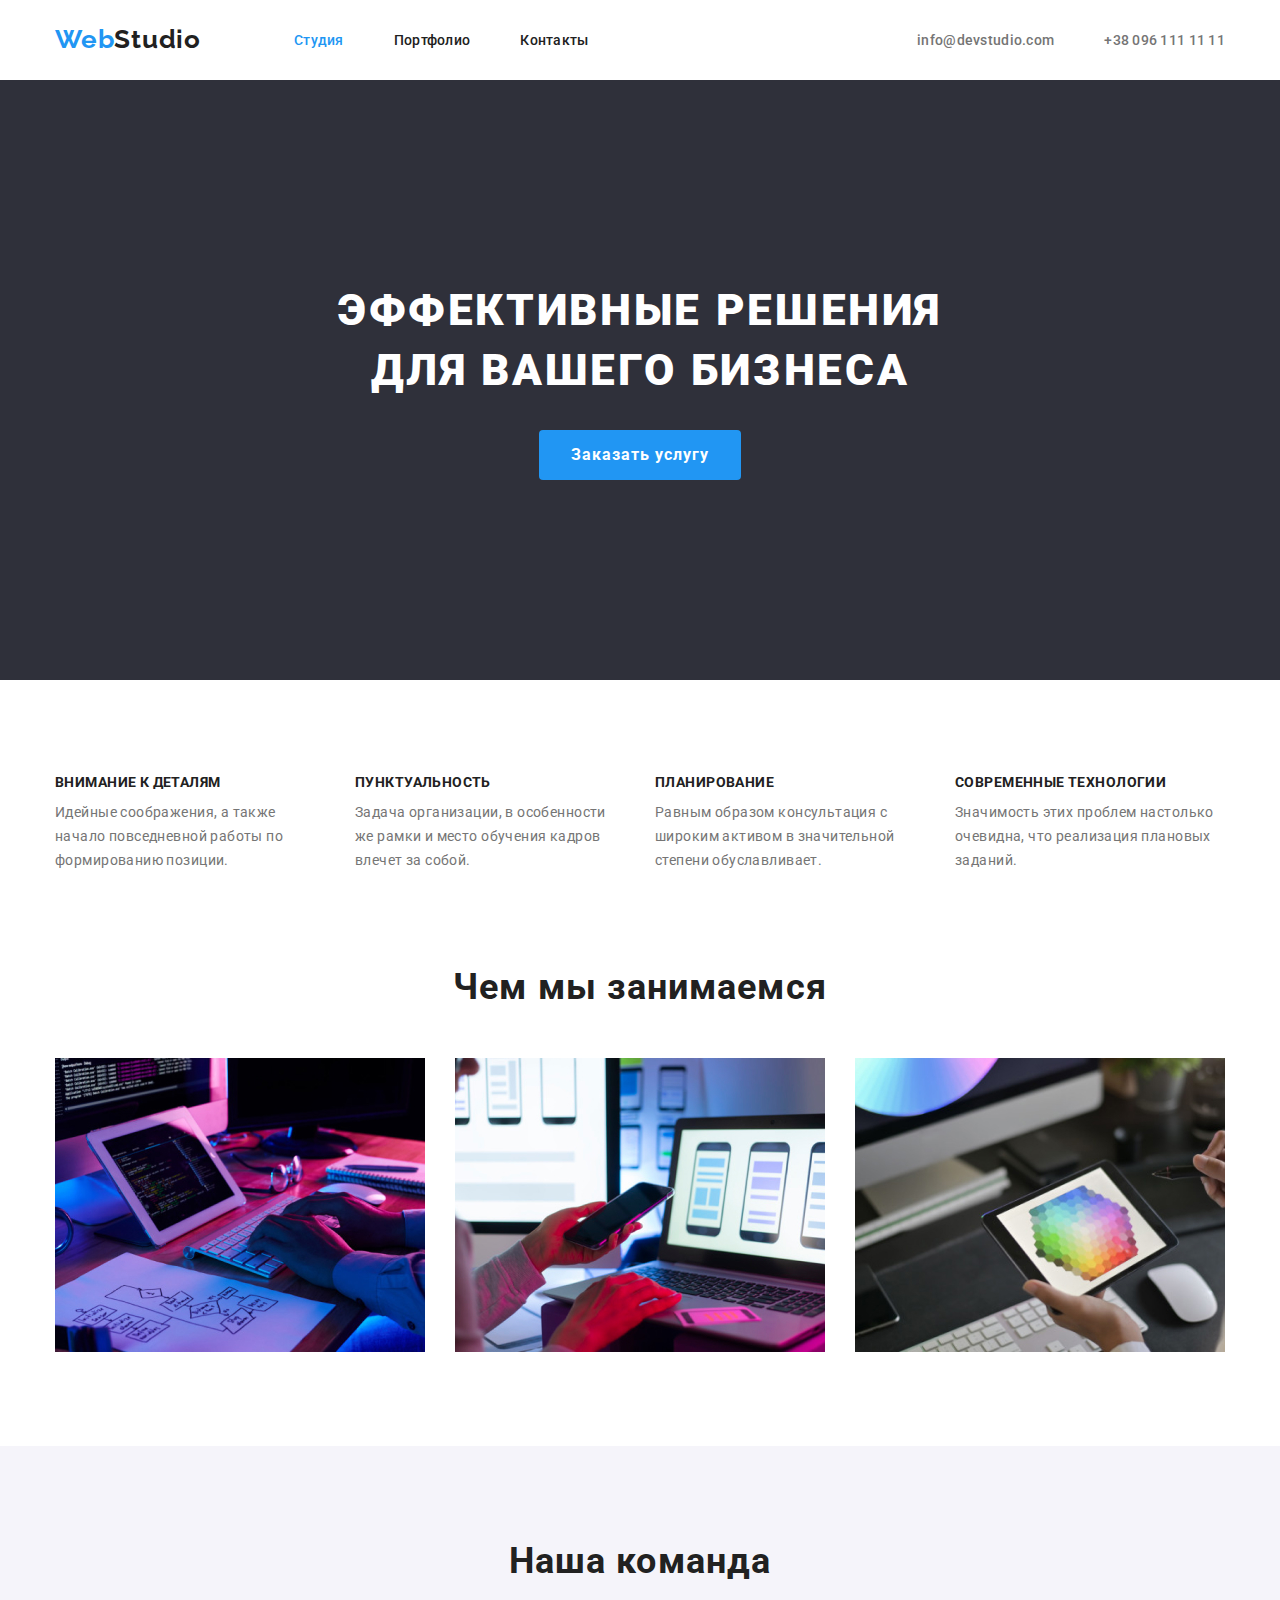
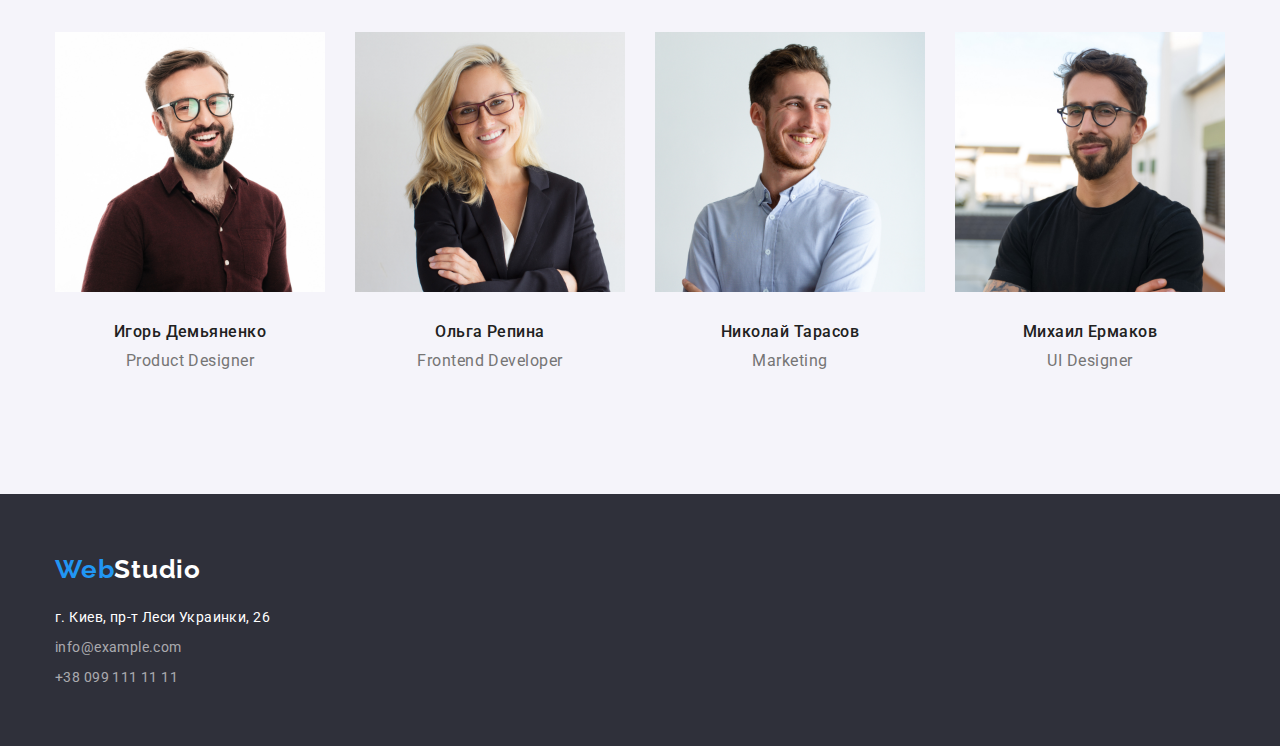
<file: index.html>
<!DOCTYPE html>
<html lang="ru">
  <head>
    <meta charset="UTF-8" />
    <meta name="viewport" content="width=device-width, initial-scale=1.0" />
    <link
      href="https://fonts.googleapis.com/css2?family=Oleo+Script&family=Raleway:wght@700&family=Roboto:wght@400;500;700;900&display=swap"
      rel="stylesheet">
    <link rel="stylesheet" href="./css/normalize.css">
    <link rel="stylesheet" href="./css/styles.css">
    <title>Web Studio</title>
  </head>
  <body>
    <header class="header">
      <div class="container flex-box">
        <nav class="navigation flex-box">
          <a href="./index.html" class="logo-link link">Web<span class="logo-span">Studio</span></a>
          <ul class="nav-list list flex-box">
            <li class="nav-item"><a href="./index.html" class="nav-link active link">Студия</a></li>
            <li class="nav-item"><a href="./portfolio.html" class="nav-link link">Портфолио</a></li>
            <li class="nav-item"><a href="#" class="nav-link link">Контакты</a></li>
          </ul>
        </nav>
        <address class="address">
          <a href="mailto:info@devstudio.com" class="address-link mail link">info@devstudio.com</a>
          <a href="tel:+380961111111" class="address-link phone link">+38 096 111 11 11</a>
        </address>
      </div>
    </header>
    <main class="main">
      <section class="hero">
        <div class="container">
          <h1 class="hero-title">Эффективные решения для вашего бизнеса</h1>
          <a href="#" class="button hero-button link">Заказать услугу</a>
        </div> 
      </section>
      <section class="section our-features">
        <div class="container">
          <!-- Скрытый заголовок для индексатора, будет спрятан с помощью css -->
        <h2 class="title hidden-title">Наши особености</h2>
        <ul class="content-list list flex-box">
          <li class="list-item">
            <h3 class="subtitle">Внимание к деталям</h3>
            <p class="text">
              Идейные соображения, а также начало повседневной работы по
              формированию позиции.
            </p>
          </li>
          <li class="list-item">
            <h3 class="subtitle">Пунктуальность</h3>
            <p class="text">
              Задача организации, в особенности же рамки и место обучения кадров
              влечет за собой.
            </p>
          </li>
          <li class="list-item">
            <h3 class="subtitle">Планирование</h3>
            <p class="text">
              Равным образом консультация с широким активом в значительной
              степени обуславливает.
            </p>
          </li>
          <li class="list-item">
            <h3 class="subtitle">Современные технологии</h3>
            <p class="text"> 
              Значимость этих проблем настолько очевидна, что реализация
              плановых заданий.
            </p>
          </li>
        </ul>
        </div>
      </section>
      <section class="section we-do">
        <div class="container">
          <h4 class="title">Чем мы занимаемся</h4>
        <ul class="content-list list flex-box">
          <li class="list-item">
            <img
              src="./images/box1.jpg"
              alt="Человек печатает"
              width="370"
              height="294"
              class="img"
            />
          </li>
          <li class="list-item">
            <img
              src="./images/box2.jpg"
              alt="Человек держит в руках телефон"
              width="370"
              height="294"
              class="img"
            />
          </li>
          <li class="list-item">
            <img
              src="./images/box3.jpg"
              alt="Человек держит в руках планшет"
              width="370"
              height="294"
              class="img"
            />
          </li>
        </ul>
        </div>
      </section>
      <section class="section team">
        <div class="container">
          <h5 class="title">Наша команда</h5>
        <ul class="content-list list flex-box">
          <li class="list-item"> 
            <figure class="content-box">
              <img
                src="./images/product-disigner.jpg"
                alt="Мужчина в очках и с бородой"
                width="270"
                height="260"
                class="img"
              />
              <p class="subtitle">Игорь Демьяненко</p>
              <figcaption class="desc">Product Designer</figcaption>
            </figure>
          </li>
          <li class="list-item">
            <figure class="content-box">
              <img
                src="./images/frontend-developer.jpg"
                alt="Светловолосая женщина в очках"
                width="270"
                height="260"
                class="img"
              />
              <p class="subtitle">Ольга Репина</p>
              <figcaption class="desc">Frontend Developer</figcaption>
            </figure>
          </li>
          <li class="list-item">
            <figure class="content-box">
              <img
                src="./images/marketing.jpg"
                alt="Мужчина без очков"
                width="270"
                height="260"
                class="img"
              />
              <p class="subtitle">Николай Тарасов</p>
              <figcaption class="desc">Marketing</figcaption>
            </figure>
          </li>
          <li class="list-item">
            <figure class="content-box">
              <img
                src="./images/ui-designer.jpg"
                alt="Ещё один мужчина в очках"
                width="270"
                height="260"
                class="img"
              />
              <p class="subtitle">Михаил Ермаков</p>
              <figcaption class="desc">UI Designer</figcaption>
            </figure>
          </li>
        </ul>
        </div>
      </section>
    </main>
    <footer class="footer">
      <div class="container">
        <a href="./index.html" class="logo-link link">Web<span class="logo-span">Studio</span></a>
      <address class="address">
        <ul class="address-links list">
          <li class="address-list-item">
            <a href="https://www.google.com.ua/maps/place/%D0%B1%D1%83%D0%BB.+%D0%9B%D0%B5%D1%81%D0%B8+%D0%A3%D0%BA%D1%80%D0%B0%D0%B8%D0%BD%D0%BA%D0%B8,+26,+%D0%9A%D0%B8%D0%B5%D0%B2,+02000/@50.4253025,30.5332374,15.44z/data=!4m13!1m7!3m6!1s0x40d4cf0e033ecbe9:0x57a4dffefec77da0!2z0LHRg9C7LiDQm9C10YHQuCDQo9C60YDQsNC40L3QutC4LCAyNiwg0JrQuNC10LIsIDAyMDAw!3b1!8m2!3d50.4265807!4d30.5383858!3m4!1s0x40d4cf0e033ecbe9:0x57a4dffefec77da0!8m2!3d50.4265807!4d30.5383858?hl=ru"
              target="_blank" class="address-link location link">г. Киев, пр-т Леси Украинки, 26</a>
          </li>
          <li class="address-list-item"><a href="mailto:info@example.com" class="address-link mail link">info@example.com</a></li>
          <li class="address-list-item"><a href="tel:+380991111111" class="address-link phone link">+38 099 111 11 11</a></li>
        </ul>
      </address>
      </div>
    </footer>
  </body>
</html>
</file>
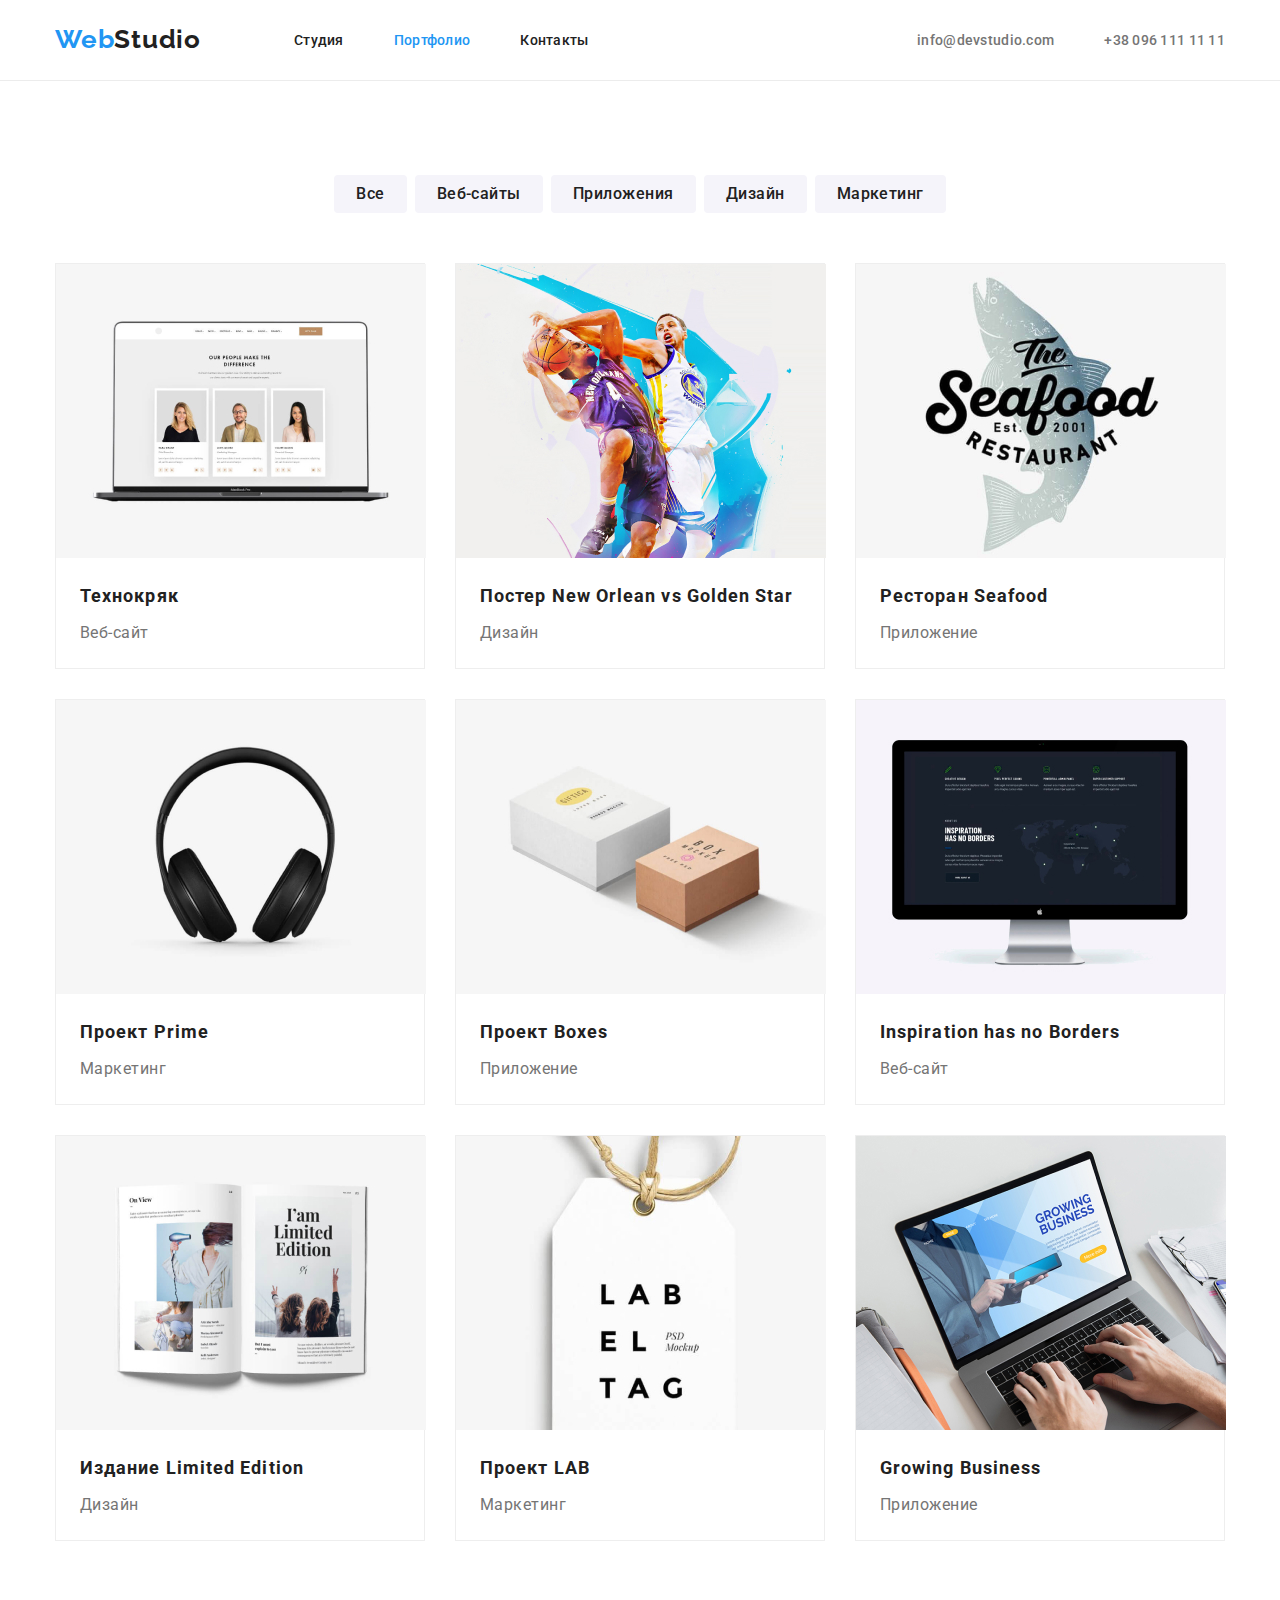
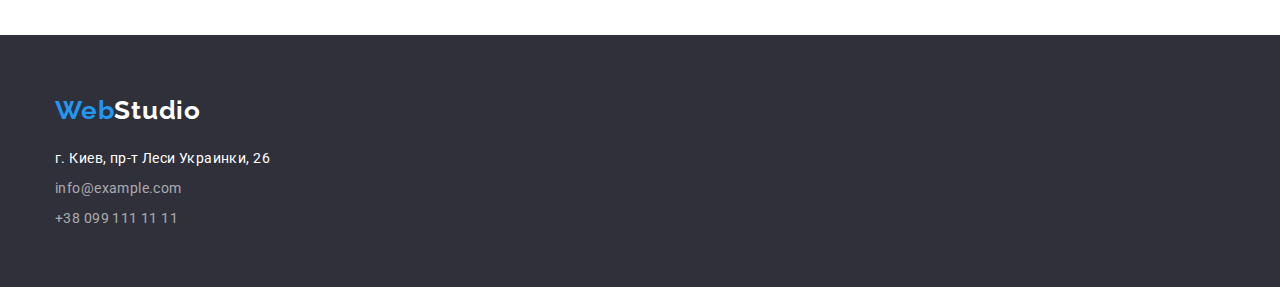
<file: portfolio.html>
<!DOCTYPE html>
<html lang="ru">
<head>
    <meta charset="UTF-8">
    <meta name="viewport" content="width=device-width, initial-scale=1.0">
    <link
        href="https://fonts.googleapis.com/css2?family=Oleo+Script&family=Raleway:wght@700&family=Roboto:wght@400;500;700;900&display=swap"
        rel="stylesheet">
    <link rel="stylesheet" href="./css/normalize.css">
    <link rel="stylesheet" href="./css/styles.css">
    <title>Портфолио</title>
</head>
<body>
    <header class="header portfolio-header">
        <div class="container flex-box">
            <nav class="navigation flex-box">
                <a href="./index.html" class="logo-link link">Web<span class="logo-span">Studio</span></a>
                <ul class="nav-list list flex-box">
                    <li class="nav-item"><a href="./index.html" class="nav-link link">Студия</a></li>
                    <li class="nav-item"><a href="./portfolio.html" class="nav-link active link">Портфолио</a></li>
                    <li class="nav-item"><a href="#" class="nav-link link">Контакты</a></li>
                </ul>
            </nav>
            <address class="address">
                <a href="mailto:info@devstudio.com" class="address-link mail link">info@devstudio.com</a>
                <a href="tel:+380961111111" class="address-link phone link">+38 096 111 11 11</a>
            </address>
        </div>
    </header>
    <main class="main">
        <section class="portfolio">
            <div class="container">
                <h1 class="title hidden-title">Портфолио</h1>
            <ul class="filters-list list flex-box">
                <li class="filters-item">
                    <button type="button" class="button filters-button">Все</button>
                </li>
                <li class="filters-item">
                    <button type="button" class="button filters-button">Веб-сайты</button>
                </li>
                <li class="filters-item">
                    <button type="button" class="button filters-button">Приложения</button>
                </li>
                <li class="filters-item">
                    <button type="button" class="button filters-button">Дизайн</button>
                </li>
                <li class="filters-item">
                    <button type="button" class="button filters-button">Маркетинг</button>
                </li>
            </ul>
            <ul class="portfolio-list list flex-box">
                <li class="portfolio-item">
                    <a href="#" class="portfolio-link link">
                        <img src="./images/project1.jpg" alt="project1" width="370" height="294" class="img" />
                        <div class="portfolio-info">
                            <h2 class=subtitle>Технокряк</h2>
                            <p class="text">Веб-сайт</p>
                        </div>
                    </a>
                </li>
                <li class="portfolio-item">
                    <a href="#" class="portfolio-link link">
                        <img src="./images/project2.jpg" alt="project2" width="370" height="294" class="img" />
                        <div class="portfolio-info">
                            <h2 class=subtitle>Постер New Orlean vs Golden Star</h2>
                            <p class="text">Дизайн</p>
                        </div>
                    </a>
                </li>
                <li class="portfolio-item">
                    <a href="#" class="portfolio-link link">
                        <img src="./images/project3.jpg" alt="project3" width="370" height="294" class="img" />
                        <div class="portfolio-info">
                            <h2 class=subtitle>Ресторан Seafood</h2>
                            <p class="text">Приложение</p>
                        </div>
                    </a>
                </li>
                <li class="portfolio-item">
                    <a href="#" class="portfolio-link link">
                        <img src="./images/project4.jpg" alt="project4" width="370" height="294" class="img" />
                        <div class="portfolio-info">
                            <h2 class=subtitle>Проект Prime</h2>
                            <p class="text">Маркетинг</p>
                        </div>
                    </a>
                </li>
                <li class="portfolio-item">
                    <a href="#" class="portfolio-link link">
                        <img src="./images/project5.jpg" alt="project5" width="370" height="294" class="img" />
                        <div class="portfolio-info">
                            <h2 class=subtitle>Проект Boxes</h2>
                            <p class="text">Приложение</p>
                        </div>
                    </a>
                </li>
                <li class="portfolio-item">
                    <a href="#" class="portfolio-link link">
                        <img src="./images/project6.jpg" alt="project6" width="370" height="294" class="img" />
                        <div class="portfolio-info">
                            <h2 class=subtitle>Inspiration has no Borders</h2>
                            <p class="text">Веб-сайт</p>
                        </div>
                    </a>
                </li>
                <li class="portfolio-item">
                    <a href="#" class="portfolio-link link">
                        <img src="./images/project7.jpg" alt="project7" width="370" height="294" class="img" />
                        <div class="portfolio-info">
                            <h2 class=subtitle>Издание Limited Edition</h2>
                            <p class="text">Дизайн</p>
                        </div>
                    </a>
                </li>
                <li class="portfolio-item">
                    <a href="#" class="portfolio-link link">
                        <img src="./images/project8.jpg" alt="project8" width="370" height="294" class="img" />
                        <div class="portfolio-info">
                            <h2 class=subtitle>Проект LAB</h2>
                            <p class="text">Маркетинг</p>
                        </div>
                    </a>
                </li>
                <li class="portfolio-item">
                    <a href="#" class="portfolio-link link"> 
                        <img src="./images/project9.jpg" alt="project9" width="370" height="294" class="img" />
                        <div class="portfolio-info">
                            <h2 class=subtitle>Growing Business</h2>
                            <p class="text">Приложение</p>
                        </div>
                    </a>
                </li>
            </ul>
            </div>
        </section>
    </main>
    <footer class="footer">
      <div class="container">
        <a href="./index.html" class="logo-link link">Web<span class="logo-span">Studio</span></a>
      <address class="address">
        <ul class="address-links list">
          <li class="address-list-item">
            <a href="https://www.google.com.ua/maps/place/%D0%B1%D1%83%D0%BB.+%D0%9B%D0%B5%D1%81%D0%B8+%D0%A3%D0%BA%D1%80%D0%B0%D0%B8%D0%BD%D0%BA%D0%B8,+26,+%D0%9A%D0%B8%D0%B5%D0%B2,+02000/@50.4253025,30.5332374,15.44z/data=!4m13!1m7!3m6!1s0x40d4cf0e033ecbe9:0x57a4dffefec77da0!2z0LHRg9C7LiDQm9C10YHQuCDQo9C60YDQsNC40L3QutC4LCAyNiwg0JrQuNC10LIsIDAyMDAw!3b1!8m2!3d50.4265807!4d30.5383858!3m4!1s0x40d4cf0e033ecbe9:0x57a4dffefec77da0!8m2!3d50.4265807!4d30.5383858?hl=ru"
              target="_blank" class="address-link location link">г. Киев, пр-т Леси Украинки, 26</a>
          </li>
          <li class="address-list-item"><a href="mailto:info@example.com" class="address-link mail link">info@example.com</a></li>
          <li class="address-list-item"><a href="tel:+380991111111" class="address-link phone link">+38 099 111 11 11</a></li>
        </ul>
      </address>
      </div>
    </footer>
</body>
</html>
</file>
<file: css/styles.css>
:root {
  --primary-text-color: #757575;
  --title-text-color: #212121;
  --accent-color: #2196f3;
  --main-font-family: 'Roboto', sans-serif;
}

html {
  box-sizing: border-box;
}

*,
*::before,
*::after {
  box-sizing: inherit;
}

body {
  margin: 0;
  padding: 0;
  font-size: 0;
}

.img {
  display: block;
}

.list {
  list-style: none;
  margin: 0;
  padding: 0;
}

.link {
  text-decoration: none;
}

.container {
  margin: 0 auto;
  width: 1200px;
  padding-left: 15px;
  padding-right: 15px;
  margin: 0 auto;
}

/* Header */

.flex-box {
  display: flex;
}

.logo-link {
  font-family: 'Raleway', sans-serif;
  font-weight: 700;
  font-size: 26px;
  line-height: 31px;
  letter-spacing: 0.03em;
  color: var(--accent-color);
}

.header .logo-link {
  margin-right: 93px;
  padding-top: 24px;
  padding-bottom: 25px;
}

.logo-span {
  color: var(--title-text-color);
}

.nav-item {
  margin-right: 50px;
}

.nav-list .nav-item:last-child {
  margin-right: 0;
}

.nav-link {
  font-family: var(--main-font-family);
  font-weight: 500;
  font-size: 14px;
  line-height: 16px;
  letter-spacing: 0.02em;
  color: var(--title-text-color);

  display: block;
  padding-top: 32px;
  padding-bottom: 32px;
}

.active {
  color: var(--accent-color);
}

.nav-link:hover,
.nav-link:focus {
  color: var(--accent-color);
}

/* Контакты */

.header .address {
  display: flex;
  margin-left: auto;
}

.address-link {
  font-family: var(--main-font-family);
  font-style: normal;
  font-weight: 500;
  font-size: 14px;
  line-height: 16px;
  letter-spacing: 0.02em;
  color: var(--primary-text-color);

  margin-right: 50px;
  padding-top: 32px;
  padding-bottom: 32px;
}

.header .address .address-link:last-child {
  margin-right: 0;
}

.address-link:hover,
.address-link:focus {
  color: var(--accent-color);
}

/* Hero */

.hero {
  background: #2f303a;
  text-align: center;

  padding-top: 200px;
  padding-bottom: 200px;
}

.hero-title {
  text-transform: uppercase;
  font-family: var(--main-font-family);
  font-weight: 900;
  font-size: 44px;
  line-height: 60px;
  letter-spacing: 0.06em;
  color: #ffffff;

  margin-top: 0;
  margin-bottom: 30px;
  margin-left: auto;
  margin-right: auto;
  width: 696px;
}

.hero-button {
  background: var(--accent-color);
  font-family: var(--main-font-family);
  font-weight: 700;
  font-size: 16px;
  line-height: 30px;
  text-align: center;
  letter-spacing: 0.06em;
  color: #ffffff;

  display: inline-block;
  min-width: 200px;
  padding: 10px 32px;
  border-radius: 4px;
}

/* Первая секция */

.our-features {
  padding-top: 94px;
  padding-bottom: 94px;
}

.hidden-title {
  display: none;
}

.our-features .list-item {
  margin-right: 30px;
  width: 270px;
}

.our-features .list-item:last-child {
  margin-right: 0;
}

.subtitle {
  font-family: var(--main-font-family);
  color: var(--title-text-color);
}

.our-features .subtitle {
  text-transform: uppercase;
  font-weight: 700;
  font-size: 14px;
  line-height: 16px;
  letter-spacing: 0.03em;

  margin-top: 0;
  margin-bottom: 10px;
}

.our-features .text {
  font-family: var(--main-font-family);
  color: var(--primary-text-color);
  font-weight: 400;
  font-size: 14px;
  line-height: 24px;
  letter-spacing: 0.03em;

  margin-top: 0;
  margin-bottom: 0;
}

/* Вторая секция */
.we-do {
  padding-bottom: 94px;
}

.title {
  font-family: var(--main-font-family);
  color: var(--title-text-color);
  font-weight: 700;
  font-size: 36px;
  line-height: 42px;
  text-align: center;
  letter-spacing: 0.03em;

  margin-top: 0;
  margin-bottom: 50px;
}

.we-do .list-item {
  margin-right: 30px;
}

.we-do .list-item:last-child {
  margin-right: 0;
}

/* Третья секция */
.team {
  padding-top: 94px;
  padding-bottom: 94px;

  background: #f5f4fa;
}

.team .title {
  margin-top: 0;
  margin-bottom: 50px;
}

.team .list-item {
  margin-right: 30px;
}

.team .list-item:last-child {
  margin-right: 0;
}

.team .content-box {
  margin: 0;
  text-align: center;
  padding-bottom: 30px;
}

.team .img {
  margin-bottom: 30px;
}

.team .subtitle {
  font-weight: 500;
  font-size: 16px;
  line-height: 19px;
  letter-spacing: 0.03em;

  margin-top: 0;
  margin-bottom: 10px;
}

.team .desc {
  font-family: var(--main-font-family);
  color: var(--primary-text-color);
  font-weight: 400;
  font-size: 16px;
  line-height: 19px;
  letter-spacing: 0.03em;
}

/* footer */
.footer {
  background: #2f303a;

  padding-top: 60px;
  padding-bottom: 60px;
}

.footer .logo-link {
  margin-bottom: 20px;
  display: inline-block;
}

.footer .logo-span {
  color: #ffffff;
}

.footer .address-list-item {
  margin-bottom: 9px;
  height: 21px;
}

.footer .address-list-item:last-child {
  margin-bottom: 0;
}

.footer .address-link {
  font-family: var(--main-font-family);
  font-weight: 400;
  font-size: 14px;
  line-height: 24px;
  letter-spacing: 0.03em;
  color: rgba(255, 255, 255, 0.6);
}

.footer .location {
  color: #ffffff;
}

/* Портфолио */

.portfolio-header {
  border-bottom: 1px solid #ececec;
}

.portfolio {
  padding-bottom: 94px;
  padding-top: 94px;
}

/* кнопки */

.portfolio .filters-list {
  margin-bottom: 50px;
  justify-content: center;
}

.portfolio .filters-item {
  margin-right: 8px;
}

.portfolio .filters-item:last-child {
  margin-right: 0;
}

.filters-button {
  background: #f5f4fa;
  font-family: var(--main-font-family);
  color: var(--title-text-color);
  font-weight: 500;
  font-size: 16px;
  line-height: 26px;
  text-align: center;
  letter-spacing: 0.03em;

  padding: 6px 22px;
  border: 0 solid transparent;
  border-radius: 4px;
}

.filters-button:hover,
.filters-button:focus,
.filters-button:active {
  background: #2196f3;
  color: #ffffff;
  outline: none;
}

/* каталог */
.portfolio .portfolio-list {
  flex-wrap: wrap;
}

.portfolio .portfolio-item {
  width: 370px;
  margin-right: 30px;
  margin-bottom: 30px;

  border: 1px solid #EEEEEE;

  background: #FFFFFF;
}

.portfolio .portfolio-item:nth-child(3n + 3) {
  margin-right: 0;
}

.portfolio .portfolio-item:nth-last-child(-n + 3) {
  margin-bottom: 0;
}

.portfolio-info {
  padding-top: 20px;
  padding-right: 24px;
  padding-left: 24px;
  padding-bottom: 20px;
}

.portfolio .subtitle {
  font-weight: 700;
  font-size: 18px;
  line-height: 36px;
  letter-spacing: 0.06em;

  margin: 0;
  padding-bottom: 4px;
}

.portfolio .text {
  font-family: var(--main-font-family);
  color: var(--primary-text-color);
  font-weight: 400;
  font-size: 16px;
  line-height: 30px;
  letter-spacing: 0.03em;

  margin: 0;
} */
</file>
